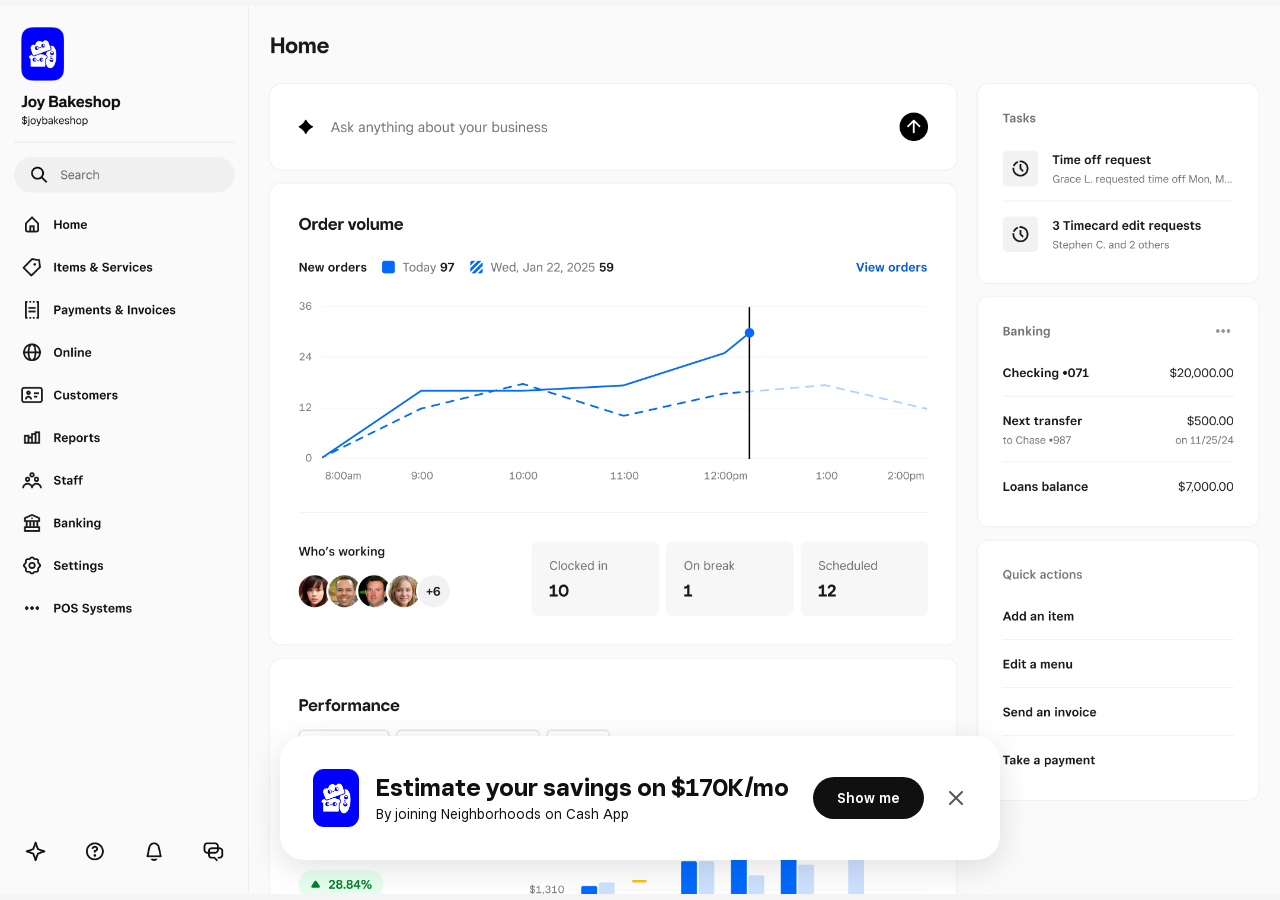
<file: index.html>
<!DOCTYPE html>
<html lang="en">
<head>
  <meta charset="UTF-8">
  <meta name="viewport" content="width=device-width, initial-scale=1.0">
  <title>Profit Calculator</title>
  <link rel="stylesheet" href="styles.css">
</head>
<body>
  <!-- Background Overlay -->
  <div class="overlay" id="overlay"></div>

  <div class="dashboard-bg">
    <img src="assets/Dashboard.png" alt="Dashboard Background">
  </div>

  <!-- Floating Toast -->
  <div class="toast" id="toast">
    <!-- Collapsed State -->
    <div class="toast-collapsed" id="toast-collapsed">
      <div class="toast-left">
        <div class="seller-card">
          <div class="logo-placeholder">
            <img src="assets/Joy_Bakeshop_seller_image.png" alt="Joy Bakeshop">
          </div>
        </div>
        <div class="toast-text">
          <h2 class="toast-headline">Estimate your savings on $170K/mo</h2>
          <p class="toast-subtext">By joining Neighborhoods on Cash App</p>
        </div>
      </div>
      <div class="toast-right">
        <button class="btn-show-me" id="btn-expand">Show me</button>
        <button class="btn-close" id="toast-close">
          <svg width="24" height="24" viewBox="0 0 24 24" fill="none">
            <path d="M18 6L6 18M6 6L18 18" stroke="#101010" stroke-width="2" stroke-linecap="round" stroke-linejoin="round"/>
          </svg>
        </button>
      </div>
    </div>

    <!-- Expanded State -->
    <div class="toast-expanded" id="toast-expanded">
      <!-- Sticky Header -->
      <div class="expanded-header">
        <div class="header-top">
          <div class="seller-card">
            <div class="logo-placeholder">
              <img src="assets/Joy_Bakeshop_seller_image.png" alt="Joy Bakeshop">
            </div>
          </div>
          <button class="btn-close" id="expanded-close">
            <svg width="24" height="24" viewBox="0 0 24 24" fill="none">
              <path d="M18 6L6 18M6 6L18 18" stroke="#101010" stroke-width="2" stroke-linecap="round" stroke-linejoin="round"/>
            </svg>
          </button>
        </div>
        <div class="hero-section">
          <h1 class="hero-amount" id="hero-amount">$3,796/month</h1>
          <p class="hero-subhead">What you could keep when you join Neighborhoods on Cash App</p>
        </div>
      </div>

      <!-- Scrollable Content -->
      <div class="expanded-scroll">
        
        <!-- Your Numbers Section -->
        <section class="calc-section">
          <h3 class="section-title">Your numbers</h3>
          <p class="section-subtitle">Based on your sales and typical fees.</p>
          
          <div class="input-row">
            <div class="input-group">
              <label class="input-label">Average monthly sales</label>
              <div class="input-field">
                <span class="currency-sign">$</span>
                <input type="text" id="sales-input" class="sales-input" value="170,000">
              </div>
            </div>
            <div class="input-group">
              <label class="input-label">Number of locations</label>
              <div class="stepper-field">
                <button class="stepper-btn" data-action="decrease" data-target="locations-input">−</button>
                <span class="stepper-value" id="locations-input">2</span>
                <button class="stepper-btn" data-action="increase" data-target="locations-input">+</button>
              </div>
            </div>
          </div>
        </section>

        <!-- Sales Breakdown Section -->
        <section class="calc-section">
          <h3 class="section-title">Your sales breakdown</h3>
          <p class="section-subtitle">These are estimated starting points — adjust them to match your business.</p>
          
          <div class="breakdown-bar" id="breakdown-bar">
            <div class="bar-segment bar-instore" id="bar-instore" style="width: 70%"></div>
            <div class="bar-segment bar-online" id="bar-online" style="width: 20%"></div>
            <div class="bar-segment bar-thirdparty" id="bar-thirdparty" style="width: 10%"></div>
          </div>
          <p class="breakdown-error" id="breakdown-error"></p>
          
          <div class="breakdown-items">
            <div class="breakdown-item">
              <div class="breakdown-left">
                <span class="dot dot-instore"></span>
                <span class="breakdown-label">In-store</span>
              </div>
              <div class="breakdown-input-box">
                <input type="number" id="input-instore" class="breakdown-input" value="70" min="0" max="100">
                <span class="percent-sign">%</span>
              </div>
            </div>
            <div class="breakdown-item">
              <div class="breakdown-left">
                <span class="dot dot-online"></span>
                <span class="breakdown-label">Online</span>
              </div>
              <div class="breakdown-input-box">
                <input type="number" id="input-online" class="breakdown-input" value="20" min="0" max="100">
                <span class="percent-sign">%</span>
              </div>
            </div>
            <div class="breakdown-item">
              <div class="breakdown-left">
                <span class="dot dot-thirdparty"></span>
                <span class="breakdown-label">Third-party (DoorDash, Uber Eats, Grubhub, etc.)</span>
              </div>
              <div class="breakdown-input-box">
                <input type="number" id="input-thirdparty" class="breakdown-input" value="10" min="0" max="100">
                <span class="percent-sign">%</span>
              </div>
            </div>
          </div>
        </section>

        <!-- Your Fees Section -->
        <section class="calc-section">
          <h3 class="section-title">Your fees</h3>
          <p class="section-subtitle">Prefilled using typical industry rates—you can adjust if needed.</p>
          
          <div class="fee-item">
            <label class="input-label">Third-party marketplace fee</label>
            <div class="stepper-field">
              <button class="stepper-btn" data-action="decrease" data-target="thirdparty-fee">−</button>
              <span class="stepper-value" id="thirdparty-fee" data-value="20">20%</span>
              <button class="stepper-btn" data-action="increase" data-target="thirdparty-fee">+</button>
            </div>
          </div>
        </section>

        <!-- With Neighborhoods Section -->
        <section class="calc-section neighborhoods-section">
          <h2 class="display-heading">With Neighborhoods<br>on Cash App</h2>
          <p class="neighborhoods-desc">Access free marketing tools, neighborhood-wide rewards, and our lowest standard processing fee on direct orders placed through Cash App. <a href="#" class="text-link">Learn more</a></p>
        </section>

        <!-- Keep More Section -->
        <section class="calc-section">
          <h3 class="section-title">Keep more of every order</h3>
          <p class="section-subtitle">Every order placed through Cash App replaces high marketplace fees with a 1% processing fee. Many sellers shift 3–10% of sales with direct ordering on Cash App.</p>
          
          <label class="input-label">Potential share of sales from direct orders</label>
          <div class="channel-options" id="direct-order-options">
            <div class="channel-option" data-value="3">
              <span class="channel-percent">3%</span>
              <span class="channel-savings">+$237/mo</span>
            </div>
            <div class="channel-option selected" data-value="7">
              <span class="channel-percent">7%</span>
              <span class="channel-savings">+$475/mo</span>
            </div>
            <div class="channel-option" data-value="10">
              <span class="channel-percent">10%</span>
              <span class="channel-savings">+$712/mo</span>
            </div>
            <div class="channel-option" data-value="15">
              <span class="channel-percent">15%</span>
              <span class="channel-savings">+$950/mo</span>
            </div>
          </div>
        </section>

        <!-- Estimated Rewards Impact Section -->
        <section class="calc-section">
          <h3 class="section-title">Estimated rewards impact</h3>
          <p class="section-subtitle">Customers who earn neighborhood rewards tend to visit more often and spend more. Square funds these rewards for your first 6 months, so you keep your full margin on every redemption.</p>
          
          <div class="how-it-works">
            <p class="how-title">How it works</p>
            <ul class="how-list">
              <li>Customers earn 10% back every order subtotal</li>
              <li>Rewards bring customers back more often</li>
              <li>Square funds the rewards for the first 6 months</li>
            </ul>
          </div>
          
          <label class="input-label">Potential rewards activity</label>
          <div class="channel-options rewards-options" id="rewards-options">
            <div class="channel-option" data-value="steady">
              <span class="channel-percent">Steady activity</span>
              <span class="channel-savings">+$900/mo</span>
            </div>
            <div class="channel-option selected" data-value="typical">
              <span class="channel-percent">Typical activity</span>
              <span class="channel-savings">+$1,337/mo</span>
            </div>
            <div class="channel-option" data-value="high">
              <span class="channel-percent">High activity</span>
              <span class="channel-savings">+$1,750/mo</span>
            </div>
          </div>
        </section>

        <!-- Other Savings Section -->
        <section class="calc-section">
          <h3 class="section-title">Other savings</h3>
          <div class="other-savings-content">
            <p class="driver-title">Replace paid tools</p>
            <p class="driver-desc">Reduce software costs by replacing your loyalty vendor and online ordering app.</p>
          </div>
        </section>

        <!-- Summary Section -->
        <section class="calc-section summary-section">
          <h3 class="section-title">Summary</h3>
          <div class="summary-ledger">
            <div class="summary-row">
              <span class="summary-label">Fee savings</span>
              <span class="summary-value" data-calc="fee-savings">$1,260/month</span>
            </div>
            <div class="summary-row">
              <span class="summary-label">Rewards growth</span>
              <span class="summary-value" data-calc="rewards-growth">$1,337/month</span>
            </div>
            <div class="summary-row">
              <span class="summary-label">Other savings</span>
              <span class="summary-value" data-calc="other-savings">$160/month</span>
            </div>
            <div class="summary-row summary-total">
              <span class="summary-label">Total</span>
              <span class="summary-value" data-calc="total">$3,796/month</span>
            </div>
            <div class="summary-row">
              <span class="summary-label">Annual savings</span>
              <span class="summary-value" data-calc="annual">$45,552/year</span>
            </div>
          </div>
        </section>

        <p class="disclaimer">Estimates provided for illustrative purposes only. Actual savings will vary based on program adoption, sales and business performance, actual fees, and other factors relating to your unique circumstances.</p>
      </div>

      <!-- Sticky Footer -->
      <div class="expanded-footer">
        <div class="footer-buttons">
          <button class="btn-secondary">Remind me later</button>
          <button class="btn-primary">Get started</button>
        </div>
      </div>
    </div>
  </div>
  
  <script src="script.js"></script>
</body>
</html>
</file>
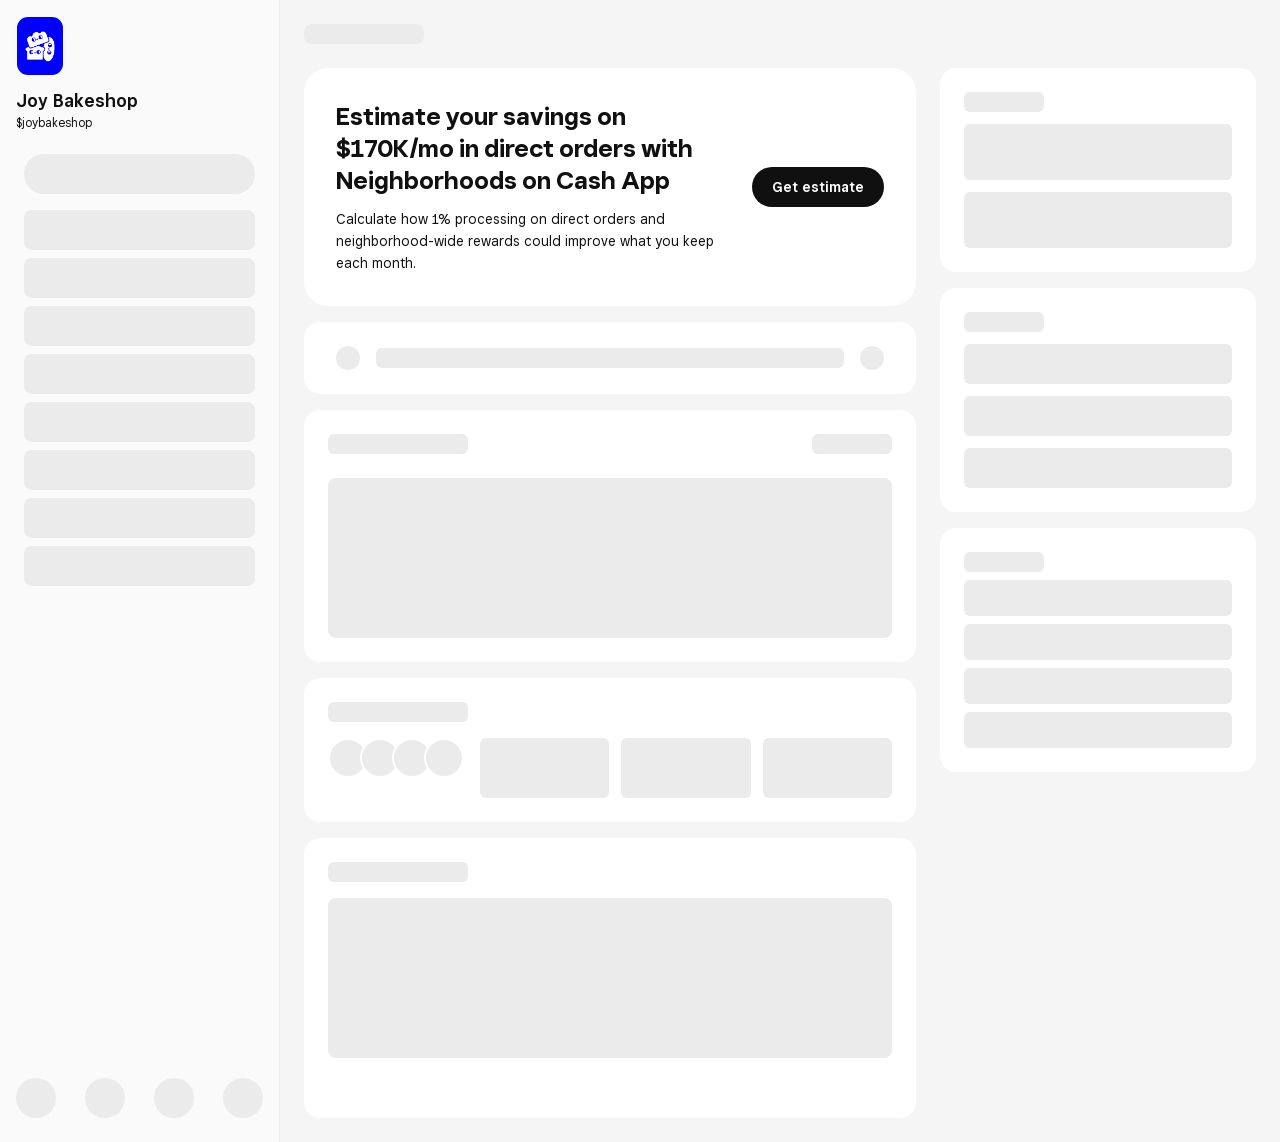
<file: dashboard.html>
<!DOCTYPE html>
<html lang="en">
<head>
  <meta charset="UTF-8">
  <meta name="viewport" content="width=device-width, initial-scale=1.0">
  <title>Joy Bakeshop - Dashboard</title>
  <link rel="stylesheet" href="dashboard.css">
  <link rel="stylesheet" href="styles.css">
</head>
<body>
  <!-- Overlay for profit calc modal -->
  <div class="overlay" id="overlay"></div>

  <div class="dashboard">
    <!-- Left Sidebar Navigation -->
    <aside class="sidebar">
      <div class="sidebar-header">
        <div class="seller-card">
          <div class="logo-placeholder">
            <img src="assets/Joy_Bakeshop_seller_image.png" alt="Joy Bakeshop">
          </div>
        </div>
        <div class="seller-info">
          <span class="seller-name">Joy Bakeshop</span>
          <span class="seller-handle">$joybakeshop</span>
        </div>
      </div>
      
      <div class="sidebar-search skeleton-box"></div>
      
      <nav class="sidebar-nav">
        <div class="skeleton-nav-item"></div>
        <div class="skeleton-nav-item"></div>
        <div class="skeleton-nav-item"></div>
        <div class="skeleton-nav-item"></div>
        <div class="skeleton-nav-item"></div>
        <div class="skeleton-nav-item"></div>
        <div class="skeleton-nav-item"></div>
        <div class="skeleton-nav-item"></div>
      </nav>
      
      <div class="sidebar-footer">
        <div class="skeleton-icon"></div>
        <div class="skeleton-icon"></div>
        <div class="skeleton-icon"></div>
        <div class="skeleton-icon"></div>
      </div>
    </aside>

    <!-- Main Content -->
    <main class="main-content">
      <header class="content-header">
        <div class="skeleton-text skeleton-title"></div>
      </header>

      <div class="content-body">
        <div class="content-left">
          <!-- Profit Calculator Entrypoint Banner - KEEP THIS -->
          <div class="entrypoint-banner" id="entrypoint-banner">
            <div class="banner-content">
              <h2 class="banner-title">Estimate your savings on $170K/mo in direct orders with Neighborhoods on Cash App</h2>
              <p class="banner-subtitle">Calculate how 1% processing on direct orders and neighborhood-wide rewards could improve what you keep each month.</p>
            </div>
            <button class="btn-estimate" id="btn-open-calc">Get estimate</button>
          </div>

          <!-- Skeleton: AI Bar -->
          <div class="skeleton-card skeleton-ai-bar">
            <div class="skeleton-icon-sm"></div>
            <div class="skeleton-text skeleton-text-long"></div>
            <div class="skeleton-icon-sm"></div>
          </div>

          <!-- Skeleton: Order Volume -->
          <div class="skeleton-card">
            <div class="skeleton-card-header">
              <div class="skeleton-text skeleton-text-med"></div>
              <div class="skeleton-text skeleton-text-short"></div>
            </div>
            <div class="skeleton-chart"></div>
          </div>

          <!-- Skeleton: Who's Working -->
          <div class="skeleton-card">
            <div class="skeleton-text skeleton-text-med"></div>
            <div class="skeleton-working">
              <div class="skeleton-avatars">
                <div class="skeleton-avatar"></div>
                <div class="skeleton-avatar"></div>
                <div class="skeleton-avatar"></div>
                <div class="skeleton-avatar"></div>
              </div>
              <div class="skeleton-stats">
                <div class="skeleton-stat"></div>
                <div class="skeleton-stat"></div>
                <div class="skeleton-stat"></div>
              </div>
            </div>
          </div>

          <!-- Skeleton: Performance -->
          <div class="skeleton-card skeleton-tall">
            <div class="skeleton-text skeleton-text-med"></div>
            <div class="skeleton-chart"></div>
          </div>
        </div>

        <!-- Right Sidebar -->
        <div class="content-right">
          <!-- Skeleton: Tasks -->
          <div class="skeleton-card">
            <div class="skeleton-text skeleton-text-short"></div>
            <div class="skeleton-list-item"></div>
            <div class="skeleton-list-item"></div>
          </div>

          <!-- Skeleton: Banking -->
          <div class="skeleton-card">
            <div class="skeleton-text skeleton-text-short"></div>
            <div class="skeleton-row"></div>
            <div class="skeleton-row"></div>
            <div class="skeleton-row"></div>
          </div>

          <!-- Skeleton: Quick Actions -->
          <div class="skeleton-card">
            <div class="skeleton-text skeleton-text-short"></div>
            <div class="skeleton-action"></div>
            <div class="skeleton-action"></div>
            <div class="skeleton-action"></div>
            <div class="skeleton-action"></div>
          </div>
        </div>
      </div>
    </main>
  </div>

  <!-- Profit Calculator Modal -->
  <div class="profit-calc-modal" id="profit-calc-modal">
    <div class="modal-container">
      <div class="modal-header">
        <div class="seller-card">
          <div class="logo-placeholder">
            <img src="assets/Joy_Bakeshop_seller_image.png" alt="Joy Bakeshop">
          </div>
        </div>
        <button class="btn-close" id="modal-close">
          <svg width="24" height="24" viewBox="0 0 24 24" fill="none">
            <path d="M18 6L6 18M6 6L18 18" stroke="#101010" stroke-width="2" stroke-linecap="round" stroke-linejoin="round"/>
          </svg>
        </button>
      </div>
      <div class="modal-hero">
        <h1 class="hero-amount" id="hero-amount">$5,793/month</h1>
        <p class="hero-subhead">What you could keep when you join Neighborhoods on Cash App</p>
      </div>

      <div class="modal-scroll">
        <section class="calc-section">
          <h3 class="section-title">Your numbers</h3>
          <p class="section-subtitle">Based on your sales and typical fees.</p>
          
          <div class="input-row">
            <div class="input-group">
              <label class="input-label">Average monthly sales</label>
              <div class="input-field">
                <span class="currency-sign">$</span>
                <input type="text" id="sales-input" class="sales-input" value="170,000">
              </div>
            </div>
            <div class="input-group">
              <label class="input-label">Number of locations</label>
              <div class="stepper-field">
                <button class="stepper-btn" data-action="decrease" data-target="locations-input">−</button>
                <span class="stepper-value" id="locations-input">2</span>
                <button class="stepper-btn" data-action="increase" data-target="locations-input">+</button>
              </div>
            </div>
          </div>
        </section>

        <section class="calc-section">
          <h3 class="section-title">Your sales breakdown</h3>
          <p class="section-subtitle">These are estimated starting points — adjust them to match your business.</p>
          
          <div class="breakdown-bar" id="breakdown-bar">
            <div class="bar-segment bar-instore" id="bar-instore" style="width: 70%"></div>
            <div class="bar-segment bar-online" id="bar-online" style="width: 20%"></div>
            <div class="bar-segment bar-thirdparty" id="bar-thirdparty" style="width: 10%"></div>
          </div>
          <p class="breakdown-error" id="breakdown-error"></p>
          
          <div class="breakdown-items">
            <div class="breakdown-item">
              <div class="breakdown-left">
                <span class="dot dot-instore"></span>
                <span class="breakdown-label">In-store</span>
              </div>
              <div class="breakdown-input-box">
                <input type="number" id="input-instore" class="breakdown-input" value="70" min="0" max="100">
                <span class="percent-sign">%</span>
              </div>
            </div>
            <div class="breakdown-item">
              <div class="breakdown-left">
                <span class="dot dot-online"></span>
                <span class="breakdown-label">Online</span>
              </div>
              <div class="breakdown-input-box">
                <input type="number" id="input-online" class="breakdown-input" value="20" min="0" max="100">
                <span class="percent-sign">%</span>
              </div>
            </div>
            <div class="breakdown-item">
              <div class="breakdown-left">
                <span class="dot dot-thirdparty"></span>
                <span class="breakdown-label">Third-party (DoorDash, Uber Eats, Grubhub, etc.)</span>
              </div>
              <div class="breakdown-input-box">
                <input type="number" id="input-thirdparty" class="breakdown-input" value="10" min="0" max="100">
                <span class="percent-sign">%</span>
              </div>
            </div>
          </div>
        </section>

        <section class="calc-section">
          <h3 class="section-title">Your fees</h3>
          <p class="section-subtitle">Prefilled using typical industry rates—you can adjust if needed.</p>
          
          <div class="fee-item">
            <label class="input-label">Third-party marketplace fee</label>
            <div class="stepper-field">
              <button class="stepper-btn" data-action="decrease" data-target="thirdparty-fee">−</button>
              <span class="stepper-value" id="thirdparty-fee" data-value="20">20%</span>
              <button class="stepper-btn" data-action="increase" data-target="thirdparty-fee">+</button>
            </div>
          </div>
        </section>

        <section class="calc-section neighborhoods-section">
          <h2 class="display-heading">With Neighborhoods<br>on Cash App</h2>
          <p class="neighborhoods-desc">Access free marketing tools, neighborhood-wide rewards, and our lowest standard processing fee on direct orders placed through Cash App. <a href="#" class="text-link">Learn more</a></p>
        </section>

        <section class="calc-section">
          <h3 class="section-title">Keep more of every order</h3>
          <p class="section-subtitle">Every order placed through Cash App replaces high marketplace fees with a 1% processing fee. Many sellers shift 3–10% of sales with direct ordering on Cash App.</p>
          
          <label class="input-label">Potential share of sales from direct orders</label>
          <div class="channel-options" id="direct-order-options">
            <div class="channel-option" data-value="3">
              <span class="channel-percent">3%</span>
              <span class="channel-savings">+$1,841/mo</span>
            </div>
            <div class="channel-option selected" data-value="7">
              <span class="channel-percent">7%</span>
              <span class="channel-savings">+$4,296/mo</span>
            </div>
            <div class="channel-option" data-value="10">
              <span class="channel-percent">10%</span>
              <span class="channel-savings">+$6,137/mo</span>
            </div>
            <div class="channel-option" data-value="15">
              <span class="channel-percent">15%</span>
              <span class="channel-savings">+$9,206/mo</span>
            </div>
          </div>
        </section>

        <section class="calc-section">
          <h3 class="section-title">Estimated rewards impact</h3>
          <p class="section-subtitle">Customers who earn neighborhood rewards tend to visit more often and spend more. Square funds these rewards for your first 6 months, so you keep your full margin on every redemption.</p>
          
          <div class="how-it-works">
            <p class="how-title">How it works</p>
            <ul class="how-list">
              <li>Customers earn 10% back every order subtotal</li>
              <li>Rewards bring customers back more often</li>
              <li>Square funds the rewards for the first 6 months</li>
            </ul>
          </div>
          
          <label class="input-label">Potential rewards activity</label>
          <div class="channel-options rewards-options" id="rewards-options">
            <div class="channel-option" data-value="steady">
              <span class="channel-percent">Steady activity</span>
              <span class="channel-savings">+$896/mo</span>
            </div>
            <div class="channel-option selected" data-value="typical">
              <span class="channel-percent">Typical activity</span>
              <span class="channel-savings">+$1,337/mo</span>
            </div>
            <div class="channel-option" data-value="high">
              <span class="channel-percent">High activity</span>
              <span class="channel-savings">+$1,751/mo</span>
            </div>
          </div>
        </section>

        <section class="calc-section">
          <h3 class="section-title">Other savings</h3>
          <div class="other-savings-content">
            <p class="driver-title">Replace paid tools</p>
            <p class="driver-desc">Reduce software costs by replacing your loyalty vendor and online ordering app.</p>
          </div>
        </section>

        <section class="calc-section summary-section">
          <h3 class="section-title">Summary</h3>
          <div class="summary-ledger">
            <div class="summary-row">
              <span class="summary-label">Fee savings</span>
              <span class="summary-value" data-calc="fee-savings">$4,296/month</span>
            </div>
            <div class="summary-row">
              <span class="summary-label">Rewards growth</span>
              <span class="summary-value" data-calc="rewards-growth">$1,337/month</span>
            </div>
            <div class="summary-row">
              <span class="summary-label">Other savings</span>
              <span class="summary-value" data-calc="other-savings">$160/month</span>
            </div>
            <div class="summary-row summary-total">
              <span class="summary-label">Total</span>
              <span class="summary-value" data-calc="total">$5,793/month</span>
            </div>
            <div class="summary-row">
              <span class="summary-label">Annual savings</span>
              <span class="summary-value" data-calc="annual">$69,516/year</span>
            </div>
          </div>
        </section>

        <p class="disclaimer">Estimates provided for illustrative purposes only. Actual savings will vary based on program adoption, sales and business performance, actual fees, and other factors relating to your unique circumstances.</p>
      </div>

      <div class="modal-footer">
        <button class="btn-secondary" id="btn-remind">Remind me later</button>
        <button class="btn-primary">Get started</button>
      </div>
    </div>
  </div>

  <script src="dashboard.js"></script>
</body>
</html>
</file>
<file: styles.css>
/* Profit Calculator Styles - Redesigned */

/* Square Sans Fonts */
@font-face {
  font-family: 'Square Sans Text';
  src: url('fonts/SquareSansText-VF.woff2') format('woff2');
  font-weight: 100 900;
  font-style: normal;
  font-display: swap;
}

@font-face {
  font-family: 'Square Sans Display';
  src: url('fonts/SquareSansDisplay-VF.woff2') format('woff2');
  font-weight: 100 900;
  font-style: normal;
  font-display: swap;
}

@font-face {
  font-family: 'Square Sans Mono';
  src: url('fonts/SquareSansMono-VF.woff2') format('woff2');
  font-weight: 100 900;
  font-style: normal;
  font-display: swap;
}

*, *::before, *::after {
  box-sizing: border-box;
  margin: 0;
  padding: 0;
}

html, body {
  height: 100%;
}

body {
  font-family: 'Square Sans Text', -apple-system, BlinkMacSystemFont, sans-serif;
  -webkit-font-smoothing: antialiased;
  background-color: #f5f5f5;
  overflow: hidden;
}

/* ================================
   Background & Overlay
   ================================ */

.dashboard-bg {
  width: 100%;
  height: 100vh;
  display: flex;
  align-items: center;
  justify-content: center;
  transition: filter 0.5s cubic-bezier(0.32, 0.72, 0, 1);
}

.dashboard-bg img {
  max-width: 100%;
  max-height: 100vh;
  object-fit: contain;
}

.dashboard-bg.dimmed {
  filter: brightness(0.35);
}

.overlay {
  position: fixed;
  inset: 0;
  background: rgba(0, 0, 0, 0.4);
  opacity: 0;
  pointer-events: none;
  transition: opacity 0.5s cubic-bezier(0.32, 0.72, 0, 1);
  z-index: 999;
}

.overlay.active {
  opacity: 1;
  pointer-events: auto;
}

/* ================================
   Toast Container
   ================================ */

.toast {
  position: fixed;
  bottom: 40px;
  left: 50%;
  transform: translateX(-50%);
  z-index: 1000;
  width: 720px;
}

.toast.expanded {
  bottom: 40px;
}

.toast.hidden {
  display: none;
}

/* ================================
   Collapsed Toast State
   ================================ */

.toast-collapsed {
  display: flex;
  align-items: center;
  justify-content: space-between;
  gap: 16px;
  background: #ffffff;
  border-radius: 24px;
  padding: 32px;
  box-shadow: 0 8px 32px rgba(0, 0, 0, 0.12);
  opacity: 1;
  transform: scale(1);
  transition: opacity 0.2s ease, transform 0.3s cubic-bezier(0.32, 0.72, 0, 1);
}

.toast.expanded .toast-collapsed {
  opacity: 0;
  transform: scale(0.96);
  pointer-events: none;
}

.toast-left {
  display: flex;
  align-items: center;
  gap: 16px;
}

.seller-card {
  width: 48px;
  height: 60px;
  border-radius: 12px;
  overflow: hidden;
  flex-shrink: 0;
  border: 0.5px solid rgba(255, 255, 255, 0.2);
}

.logo-placeholder {
  width: 100%;
  height: 100%;
  background-color: #0000ff;
  display: flex;
  align-items: center;
  justify-content: center;
}

.logo-placeholder img {
  max-width: 75%;
  max-height: 60%;
  object-fit: contain;
}

.toast-text {
  display: flex;
  flex-direction: column;
}

.toast-headline {
  font-family: 'Square Sans Display', sans-serif;
  font-weight: 700;
  font-size: 25px;
  line-height: 32px;
  color: #101010;
  margin: 0;
}

.toast-subtext {
  font-family: 'Square Sans Text', sans-serif;
  font-weight: 400;
  font-size: 14px;
  line-height: 22px;
  color: #101010;
  margin: 0;
}

.toast-right {
  display: flex;
  align-items: center;
  gap: 20px;
}

.btn-show-me {
  font-family: 'Square Sans Text', sans-serif;
  font-weight: 600;
  font-size: 14px;
  line-height: 22px;
  color: #ffffff;
  background-color: #101010;
  border: none;
  border-radius: 100px;
  padding: 10px 24px;
  cursor: pointer;
  transition: opacity 0.2s ease;
}

.btn-show-me:hover {
  opacity: 0.85;
}

.btn-close {
  background: transparent;
  border: none;
  padding: 0;
  cursor: pointer;
  display: flex;
  align-items: center;
  justify-content: center;
  width: 24px;
  height: 24px;
  opacity: 0.7;
  transition: opacity 0.2s ease;
}

.btn-close:hover {
  opacity: 1;
}

/* ================================
   Expanded Toast State
   ================================ */

.toast-expanded {
  position: absolute;
  bottom: 0;
  left: 0;
  right: 0;
  display: flex;
  flex-direction: column;
  background: #ffffff;
  border-radius: 24px;
  box-shadow: 0 16px 64px rgba(0, 0, 0, 0.2);
  overflow: hidden;
  height: calc(100vh - 80px);
  opacity: 0;
  transform: translateY(40px) scale(0.98);
  pointer-events: none;
  transition: opacity 0.5s cubic-bezier(0.32, 0.72, 0, 1),
              transform 0.5s cubic-bezier(0.32, 0.72, 0, 1);
}

.toast.expanded .toast-expanded {
  opacity: 1;
  transform: translateY(0) scale(1);
  pointer-events: auto;
}

/* Content fades in with gentle stagger */
.expanded-header,
.expanded-scroll,
.expanded-footer {
  opacity: 0;
  transform: translateY(12px);
  transition: opacity 0.4s cubic-bezier(0.32, 0.72, 0, 1),
              transform 0.4s cubic-bezier(0.32, 0.72, 0, 1);
}

.toast.expanded .expanded-header {
  opacity: 1;
  transform: translateY(0);
  transition-delay: 0.1s;
}

.toast.expanded .expanded-scroll {
  opacity: 1;
  transform: translateY(0);
  transition-delay: 0.15s;
}

.toast.expanded .expanded-footer {
  opacity: 1;
  transform: translateY(0);
  transition-delay: 0.2s;
}

/* Expanded Header - Sticky */
.expanded-header {
  position: sticky;
  top: 0;
  z-index: 10;
  background: #ffffff;
  padding: 32px;
  border-radius: 24px 24px 0 0;
}

.header-top {
  display: flex;
  justify-content: space-between;
  align-items: flex-start;
  margin-bottom: 16px;
}

.hero-section {
  display: flex;
  flex-direction: column;
  gap: 8px;
}

.hero-amount {
  font-family: 'Square Sans Display', sans-serif;
  font-weight: 500;
  font-size: 48px;
  line-height: 56px;
  color: #101010;
  margin: 0;
  font-variant-numeric: tabular-nums;
  display: inline-flex;
  align-items: flex-end;
}

.hero-subhead {
  font-family: 'Square Sans Display', sans-serif;
  font-weight: 700;
  font-size: 19px;
  line-height: 26px;
  color: #101010;
  margin: 0;
}

/* Odometer digit animation */
.odometer-digit {
  display: inline-block;
  height: 56px;
  overflow: hidden;
}

.odometer-column {
  display: flex;
  flex-direction: column;
  will-change: transform;
}

.odometer-value {
  display: block;
  height: 56px;
  line-height: 56px;
  text-align: center;
  font-variant-numeric: tabular-nums;
}

/* Scrollable Content */
.expanded-scroll {
  flex: 1;
  overflow-y: auto;
  padding: 0 32px 32px;
  scrollbar-width: none;
  -ms-overflow-style: none;
}

.expanded-scroll::-webkit-scrollbar {
  display: none;
}

/* Section Styles */
.calc-section {
  margin-bottom: 64px;
}

.section-title {
  font-family: 'Square Sans Display', sans-serif;
  font-weight: 700;
  font-size: 25px;
  line-height: 32px;
  color: #101010;
  margin-bottom: 16px;
}

.section-subtitle {
  font-family: 'Square Sans Text', sans-serif;
  font-weight: 400;
  font-size: 16px;
  line-height: 24px;
  color: #101010;
  margin-bottom: 32px;
}

/* Input Fields */
.input-row {
  display: flex;
  gap: 16px;
}

.input-group {
  flex: 1;
}

.input-label {
  display: block;
  font-family: 'Square Sans Text', sans-serif;
  font-weight: 500;
  font-size: 16px;
  line-height: 24px;
  color: #101010;
  margin-bottom: 12px;
}

.input-field,
.stepper-field {
  display: flex;
  align-items: center;
  justify-content: center;
  min-height: 48px;
  border: 1px solid #dadada;
  border-radius: 6px;
  padding: 0 16px;
  background: transparent;
}

.input-field span,
.stepper-value {
  font-family: 'Square Sans Text', sans-serif;
  font-weight: 500;
  font-size: 16px;
  line-height: 24px;
  color: #101010;
  text-align: center;
}

.stepper-field {
  justify-content: space-between;
  padding: 0;
}

.stepper-btn {
  width: 24px;
  height: 24px;
  min-width: 24px;
  min-height: 24px;
  display: flex;
  align-items: center;
  justify-content: center;
  background: #f0f0f0;
  border: none;
  border-radius: 4px;
  cursor: pointer;
  font-size: 16px;
  color: #101010;
  padding: 4px;
  margin: 12px;
}

.stepper-btn:hover {
  background: #e0e0e0;
}

/* Sales Input */
.currency-sign {
  font-family: 'Square Sans Text', sans-serif;
  font-weight: 500;
  font-size: 16px;
  line-height: 24px;
  color: #101010;
}

.sales-input {
  font-family: 'Square Sans Text', sans-serif;
  font-weight: 500;
  font-size: 16px;
  line-height: 24px;
  color: #101010;
  border: none;
  outline: none;
  background: transparent;
  width: 100%;
  text-align: left;
}

/* Breakdown Bar */
.breakdown-bar {
  display: flex;
  gap: 4px;
  height: 8px;
  border-radius: 4px;
  overflow: hidden;
  margin-bottom: 32px;
  background: #f0f0f0;
}

.bar-segment {
  height: 100%;
  flex-shrink: 0;
  transition: width 0.3s ease;
}

.bar-instore { background: #3a7572; }
.bar-online { background: #d5abe7; }
.bar-thirdparty { background: #ff9b44; }

.breakdown-error {
  font-family: 'Square Sans Text', sans-serif;
  font-weight: 500;
  font-size: 14px;
  line-height: 20px;
  color: #d92b2b;
  margin-top: -16px;
  margin-bottom: 16px;
  min-height: 20px;
}

.breakdown-items {
  display: flex;
  flex-direction: column;
  gap: 16px;
}

.breakdown-item {
  display: flex;
  align-items: center;
  justify-content: space-between;
}

.breakdown-left {
  display: flex;
  align-items: center;
  gap: 16px;
  flex: 1;
}

.dot {
  width: 12px;
  height: 12px;
  border-radius: 50%;
  flex-shrink: 0;
}

.dot-instore { background: #3a7572; }
.dot-online { background: #d5abe7; }
.dot-thirdparty { background: #ff9b44; }

.breakdown-label {
  font-family: 'Square Sans Text', sans-serif;
  font-weight: 500;
  font-size: 16px;
  line-height: 24px;
  color: #101010;
}

.breakdown-input-box {
  min-width: 84px;
  min-height: 48px;
  display: flex;
  align-items: center;
  justify-content: center;
  border: 1px solid #dadada;
  border-radius: 6px;
  padding: 0 16px;
  gap: 2px;
}

.breakdown-input {
  font-family: 'Square Sans Text', sans-serif;
  font-weight: 500;
  font-size: 16px;
  line-height: 24px;
  color: #101010;
  text-align: center;
  border: none;
  outline: none;
  background: transparent;
  width: 40px;
  -moz-appearance: textfield;
}

.breakdown-input::-webkit-outer-spin-button,
.breakdown-input::-webkit-inner-spin-button {
  -webkit-appearance: none;
  margin: 0;
}

.percent-sign {
  font-family: 'Square Sans Text', sans-serif;
  font-weight: 500;
  font-size: 16px;
  color: #101010;
}

/* Fee Items */
.fee-item {
  margin-bottom: 0;
}

/* Neighborhoods Section */
.neighborhoods-section {
  margin-bottom: 32px;
}

.display-heading {
  font-family: 'Square Sans Display', sans-serif;
  font-weight: 500;
  font-size: 48px;
  line-height: 56px;
  color: #101010;
  margin-bottom: 32px;
}

.neighborhoods-desc {
  font-family: 'Square Sans Text', sans-serif;
  font-weight: 400;
  font-size: 16px;
  line-height: 24px;
  color: #101010;
}

.text-link {
  color: #101010;
  text-decoration: underline;
}

/* Channel Options */
.channel-options {
  display: flex;
  gap: 12px;
  margin-top: 12px;
}

.channel-option {
  flex: 1;
  display: flex;
  flex-direction: column;
  align-items: center;
  justify-content: center;
  height: 72px;
  min-height: 64px;
  padding: 0 16px;
  background: transparent;
  border: 1px solid #dadada;
  border-radius: 6px;
  cursor: pointer;
  transition: border 0.15s ease;
}

.channel-option.selected {
  border: 2px solid #101010;
}

.channel-percent {
  font-family: 'Square Sans Display', sans-serif;
  font-weight: 700;
  font-size: 19px;
  line-height: 26px;
  color: #101010;
  text-align: center;
}

.channel-savings {
  font-family: 'Square Sans Text', sans-serif;
  font-weight: 400;
  font-size: 16px;
  line-height: 24px;
  color: #666666;
  text-align: center;
}

/* Rewards Options (3 items) */
.rewards-options .channel-option {
  flex: 1;
}

/* How it works */
.how-it-works {
  margin-bottom: 32px;
}

.how-title {
  font-family: 'Square Sans Text', sans-serif;
  font-weight: 500;
  font-size: 16px;
  line-height: 24px;
  color: #101010;
  margin-bottom: 8px;
}

.how-list {
  font-family: 'Square Sans Text', sans-serif;
  font-weight: 400;
  font-size: 16px;
  line-height: 24px;
  color: #101010;
  margin-left: 24px;
}

.how-list li {
  margin-bottom: 4px;
}

/* Other Savings */
.other-savings-content {
  margin-top: 16px;
}

.driver-title {
  font-family: 'Square Sans Text', sans-serif;
  font-weight: 500;
  font-size: 16px;
  line-height: 24px;
  color: #101010;
}

.driver-desc {
  font-family: 'Square Sans Text', sans-serif;
  font-weight: 400;
  font-size: 16px;
  line-height: 24px;
  color: #666666;
}

/* Summary Section */
.summary-section {
  margin-bottom: 32px;
}

.summary-ledger {
  display: flex;
  flex-direction: column;
  gap: 16px;
  max-width: 663px;
}

.summary-row {
  display: flex;
  justify-content: space-between;
  gap: 32px;
}

.summary-label {
  font-family: 'Square Sans Text', sans-serif;
  font-weight: 500;
  font-size: 16px;
  line-height: 24px;
  color: #101010;
}

.summary-value {
  font-family: 'Square Sans Text', sans-serif;
  font-weight: 500;
  font-size: 16px;
  line-height: 24px;
  color: #101010;
  text-align: right;
  font-variant-numeric: tabular-nums;
  min-width: 120px;
}

/* Sticky Footer */
.expanded-footer {
  padding: 24px 32px 32px;
  background: #ffffff;
  border-radius: 0 0 24px 24px;
}

.footer-buttons {
  display: flex;
  gap: 12px;
}

.btn-secondary,
.btn-primary {
  flex: 1;
  min-height: 48px;
  border-radius: 100px;
  font-family: 'Square Sans Text', sans-serif;
  font-weight: 600;
  font-size: 16px;
  cursor: pointer;
  transition: opacity 0.2s ease;
  border: none;
}

.btn-secondary {
  background: #f0f0f0;
  color: #101010;
}

.btn-primary {
  background: #101010;
  color: #ffffff;
}

.btn-secondary:hover,
.btn-primary:hover {
  opacity: 0.85;
}

.disclaimer {
  font-family: 'Square Sans Text', sans-serif;
  font-weight: 400;
  font-size: 16px;
  line-height: 24px;
  color: #666666;
  text-align: left;
  margin-bottom: 32px;
}
</file>
<file: dashboard.css>
/* Dashboard Styles with Skeleton UI */

* {
  box-sizing: border-box;
  margin: 0;
  padding: 0;
}

body {
  font-family: 'Square Sans Text', -apple-system, BlinkMacSystemFont, sans-serif;
  background: #fafafa;
  min-height: 100vh;
  overflow-x: hidden;
}

.dashboard {
  display: flex;
  min-height: 100vh;
}

/* ================================
   Skeleton Styles (Static)
   ================================ */

.skeleton-box,
.skeleton-nav-item,
.skeleton-icon,
.skeleton-icon-sm,
.skeleton-text,
.skeleton-chart,
.skeleton-avatar,
.skeleton-stat,
.skeleton-list-item,
.skeleton-row,
.skeleton-action {
  background: #ebebeb;
  border-radius: 6px;
}

/* ================================
   Left Sidebar
   ================================ */

.sidebar {
  width: 280px;
  background: #fafafa;
  border-right: 1px solid rgba(0, 0, 0, 0.05);
  display: flex;
  flex-direction: column;
  padding: 16px;
  flex-shrink: 0;
}

.sidebar-header {
  display: flex;
  flex-direction: column;
  gap: 14px;
  padding-bottom: 16px;
  margin-bottom: 8px;
}

.seller-info {
  display: flex;
  flex-direction: column;
  gap: 4px;
}

.seller-name {
  font-family: 'Square Sans Text', sans-serif;
  font-weight: 600;
  font-size: 18px;
  color: #101010;
}

.seller-handle {
  font-family: 'Square Sans Text', sans-serif;
  font-weight: 400;
  font-size: 12px;
  color: #101010;
}

.sidebar-search {
  height: 40px;
  border-radius: 1000px;
  margin-bottom: 16px;
  margin-left: 8px;
  margin-right: 8px;
}

.sidebar-nav {
  flex: 1;
  display: flex;
  flex-direction: column;
  gap: 8px;
  padding: 0 8px;
}

.skeleton-nav-item {
  height: 40px;
  border-radius: 8px;
}

.sidebar-footer {
  display: flex;
  justify-content: space-between;
  padding: 8px 0;
  gap: 8px;
}

.skeleton-icon {
  width: 40px;
  height: 40px;
  border-radius: 50%;
}

.skeleton-icon-sm {
  width: 24px;
  height: 24px;
  border-radius: 50%;
  flex-shrink: 0;
}

/* ================================
   Main Content
   ================================ */

.main-content {
  flex: 1;
  display: flex;
  flex-direction: column;
  overflow-y: auto;
  min-width: 0;
}

.content-header {
  padding: 24px 24px 0;
}

.skeleton-title {
  width: 120px;
  height: 40px;
  border-radius: 8px;
}

.content-body {
  display: flex;
  gap: 24px;
  padding: 24px;
  flex: 1;
}

.content-left {
  flex: 1;
  display: flex;
  flex-direction: column;
  gap: 16px;
  min-width: 0;
}

.content-right {
  width: 316px;
  display: flex;
  flex-direction: column;
  gap: 16px;
  flex-shrink: 0;
}

/* ================================
   Entrypoint Banner (REAL - NOT SKELETON)
   ================================ */

.entrypoint-banner {
  background: #ffffff;
  border-radius: 24px;
  padding: 32px;
  display: flex;
  gap: 32px;
  align-items: center;
  flex-wrap: wrap;
}

.banner-content {
  flex: 1;
  display: flex;
  flex-direction: column;
  gap: 12px;
  min-width: 280px;
}

.banner-title {
  font-family: 'Square Sans Display', sans-serif;
  font-weight: 700;
  font-size: 25px;
  line-height: 32px;
  color: #101010;
}

.banner-subtitle {
  font-family: 'Square Sans Text', sans-serif;
  font-weight: 400;
  font-size: 14px;
  line-height: 22px;
  color: #101010;
}

.btn-estimate {
  font-family: 'Square Sans Text', sans-serif;
  font-weight: 600;
  font-size: 14px;
  color: #ffffff;
  background: #101010;
  border: none;
  border-radius: 1000px;
  padding: 10px 20px;
  height: 40px;
  cursor: pointer;
  white-space: nowrap;
  transition: opacity 0.2s;
  flex-shrink: 0;
}

.btn-estimate:hover {
  opacity: 0.85;
}

/* ================================
   Skeleton Cards
   ================================ */

.skeleton-card {
  background: #ffffff;
  border-radius: 16px;
  padding: 24px;
}

.skeleton-ai-bar {
  display: flex;
  align-items: center;
  gap: 16px;
  padding: 24px 32px;
}

.skeleton-text {
  height: 20px;
}

.skeleton-text-short {
  width: 80px;
}

.skeleton-text-med {
  width: 140px;
}

.skeleton-text-long {
  flex: 1;
  min-width: 100px;
}

.skeleton-card-header {
  display: flex;
  justify-content: space-between;
  margin-bottom: 24px;
}

.skeleton-chart {
  height: 160px;
  margin-top: 16px;
  border-radius: 8px;
}

.skeleton-working {
  display: flex;
  gap: 24px;
  margin-top: 16px;
  flex-wrap: wrap;
}

.skeleton-avatars {
  display: flex;
  gap: -8px;
}

.skeleton-avatar {
  width: 40px;
  height: 40px;
  border-radius: 50%;
  margin-right: -8px;
  border: 2px solid #fff;
}

.skeleton-stats {
  display: flex;
  gap: 12px;
  flex: 1;
}

.skeleton-stat {
  flex: 1;
  height: 60px;
  min-width: 80px;
}

.skeleton-tall {
  min-height: 280px;
}

.skeleton-list-item {
  height: 56px;
  margin-top: 12px;
}

.skeleton-row {
  height: 40px;
  margin-top: 12px;
}

.skeleton-action {
  height: 36px;
  margin-top: 8px;
}

/* ================================
   Profit Calculator Modal
   ================================ */

.profit-calc-modal {
  position: fixed;
  top: 50%;
  left: 50%;
  transform: translate(-50%, -50%) scale(0.96) translateY(12px);
  z-index: 1001;
  width: 720px;
  max-width: calc(100vw - 32px);
  max-height: calc(100vh - 80px);
  opacity: 0;
  pointer-events: none;
  transition: opacity 0.2s ease-out,
              transform 0.35s cubic-bezier(0.34, 1.56, 0.64, 1);
}

.profit-calc-modal.active {
  opacity: 1;
  pointer-events: auto;
  transform: translate(-50%, -50%) scale(1) translateY(0);
}

.modal-container {
  background: #ffffff;
  border-radius: 24px;
  box-shadow: 0 16px 64px rgba(0, 0, 0, 0.2);
  display: flex;
  flex-direction: column;
  max-height: calc(100vh - 80px);
  overflow: hidden;
}

.modal-header {
  display: flex;
  justify-content: space-between;
  align-items: flex-start;
  padding: 32px 32px 16px;
}

.modal-hero {
  padding: 0 32px 56px;
}

.modal-scroll {
  flex: 1;
  overflow-y: auto;
  padding: 0 32px 32px;
  scrollbar-width: none;
  -ms-overflow-style: none;
}

.modal-scroll::-webkit-scrollbar {
  display: none;
}

.modal-footer {
  padding: 24px 32px 32px;
  display: flex;
  gap: 12px;
}

.overlay {
  position: fixed;
  inset: 0;
  background: rgba(0, 0, 0, 0.92);
  opacity: 0;
  pointer-events: none;
  transition: opacity 0.2s ease-out;
  z-index: 1000;
}

.overlay.active {
  opacity: 1;
  pointer-events: auto;
}

/* ================================
   Responsive Design
   ================================ */

/* Tablet */
@media (max-width: 1200px) {
  .content-right {
    width: 280px;
  }
}

/* Hide right sidebar on smaller screens */
@media (max-width: 1024px) {
  .content-right {
    display: none;
  }
  
  .content-left {
    max-width: none;
  }
}

/* Tablet - smaller sidebar */
@media (max-width: 900px) {
  .sidebar {
    width: 72px;
    padding: 12px;
  }
  
  .seller-info {
    display: none;
  }
  
  .sidebar-header {
    align-items: center;
  }
  
  .sidebar-search {
    width: 48px;
    height: 48px;
    border-radius: 50%;
  }
  
  .skeleton-nav-item {
    width: 48px;
    height: 48px;
    border-radius: 50%;
  }
  
  .sidebar-nav {
    align-items: center;
    padding: 0;
  }
  
  .sidebar-footer {
    flex-direction: column;
    align-items: center;
  }
}

/* Mobile */
@media (max-width: 768px) {
  .dashboard {
    flex-direction: column;
  }
  
  .sidebar {
    width: 100%;
    flex-direction: row;
    align-items: center;
    padding: 12px 16px;
    border-right: none;
    border-bottom: 1px solid rgba(0, 0, 0, 0.05);
    height: auto;
    min-height: 72px;
  }
  
  .sidebar-header {
    flex-direction: row;
    align-items: center;
    gap: 12px;
    padding-bottom: 0;
    border-bottom: none;
    margin-bottom: 0;
  }
  
  .seller-card {
    width: 40px;
    height: 50px;
  }
  
  .seller-info {
    display: flex;
  }
  
  .sidebar-search,
  .sidebar-nav,
  .sidebar-footer {
    display: none;
  }
  
  .content-header {
    padding: 16px 16px 0;
  }
  
  .content-body {
    padding: 16px;
    flex-direction: column;
  }
  
  .entrypoint-banner {
    padding: 24px;
    flex-direction: column;
    align-items: flex-start;
  }
  
  .banner-title {
    font-size: 21px;
    line-height: 28px;
  }
  
  .btn-estimate {
    width: 100%;
    justify-content: center;
  }
  
  .profit-calc-modal {
    top: auto;
    bottom: 0;
    left: 0;
    right: 0;
    transform: translateY(20px) scale(0.98);
    width: 100%;
    max-width: 100%;
    max-height: 95vh;
  }
  
  .profit-calc-modal.active {
    transform: translateY(0) scale(1);
  }
  
  .modal-container {
    border-radius: 24px 24px 0 0;
    max-height: 95vh;
  }
  
  .modal-header,
  .modal-hero,
  .modal-scroll,
  .modal-footer {
    padding-left: 20px;
    padding-right: 20px;
  }
}

/* Small Mobile */
@media (max-width: 480px) {
  .banner-title {
    font-size: 19px;
    line-height: 26px;
  }
  
  .banner-subtitle {
    font-size: 13px;
  }
  
  .skeleton-stats {
    flex-wrap: wrap;
  }
  
  .skeleton-stat {
    min-width: calc(50% - 6px);
  }
}
</file>
